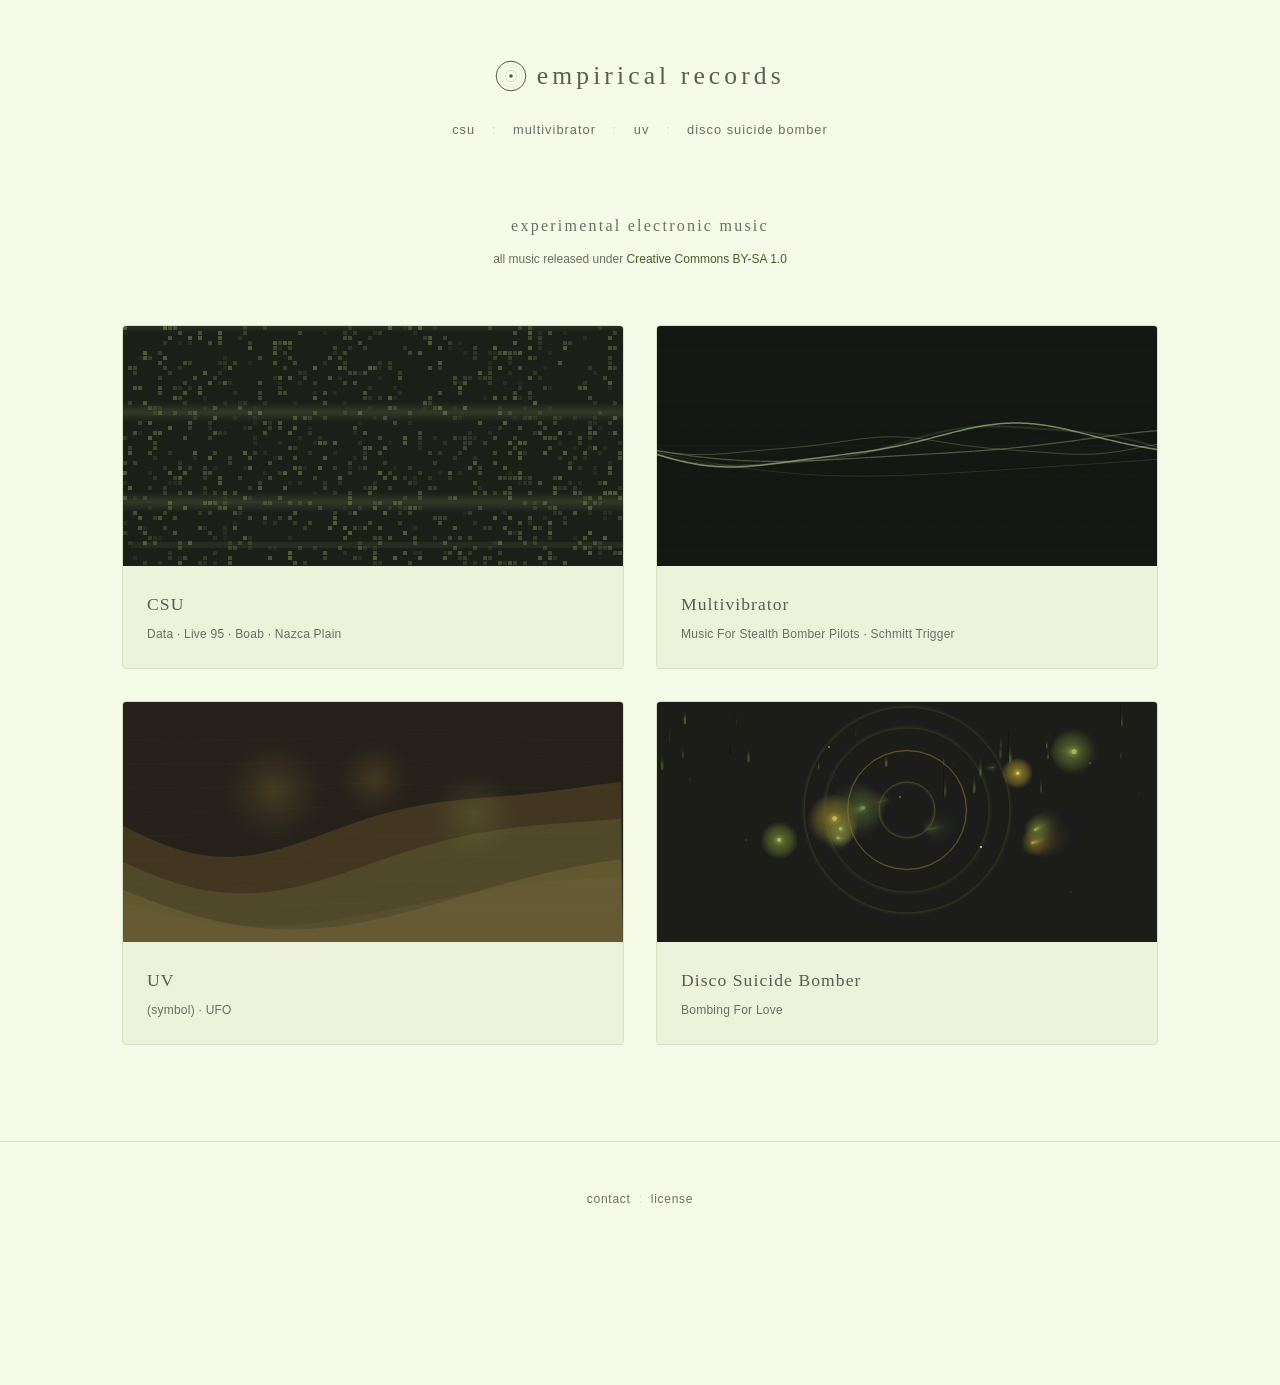
<file: index.html>
<!DOCTYPE html>
<html lang="en">
<head>
    <meta charset="UTF-8">
    <meta name="viewport" content="width=device-width, initial-scale=1.0">
    <title>empirical records | Experimental Electronic Music</title>
    <meta name="description" content="Independent archive of experimental electronic music from CSU, Multivibrator, UV, and Disco Suicide Bomber. All releases are under Creative Commons BY-SA 1.0.">
    <link rel="canonical" href="https://www.empiricalrecords.com/">
    <meta property="og:type" content="website">
    <meta property="og:site_name" content="empirical records">
    <meta property="og:title" content="empirical records">
    <meta property="og:description" content="Independent archive of experimental electronic music from CSU, Multivibrator, UV, and Disco Suicide Bomber.">
    <meta property="og:url" content="https://www.empiricalrecords.com/">
    <meta property="og:image" content="https://www.empiricalrecords.com/images/og/home.jpg">
    <meta property="og:image:width" content="1200">
    <meta property="og:image:height" content="630">
    <meta name="twitter:card" content="summary_large_image">
    <link rel="stylesheet" href="css/style.css?v8">
    <link rel="icon" href="/images/favicon.svg" type="image/svg+xml">
    <link rel="icon" href="/favicon.ico" sizes="48x48">
    <link rel="apple-touch-icon" href="/images/apple-touch-icon.png">
</head>
<body>
    <header>
        <a href="/" class="logo-link">
            <img src="images/vinyl.svg" alt="" class="logo-icon">
            <span class="logo-text">empirical records</span>
        </a>
        <nav id="main-nav" aria-label="Artists">
            <a href="/artist-csu">CSU</a>
            <span class="sep">:</span>
            <a href="/artist-multivibrator">Multivibrator</a>
            <span class="sep">:</span>
            <a href="/artist-uv">UV</a>
            <span class="sep">:</span>
            <a href="/artist-dsb">Disco Suicide Bomber</a>
        </nav>
    </header>

    <main class="home">
        <section class="hero">
            <h1 class="sr-only">empirical records</h1>
            <p class="tagline">experimental electronic music</p>
            <p class="cc-note">all music released under <a href="https://creativecommons.org/licenses/by-sa/1.0/" target="_blank" rel="noopener">Creative Commons BY-SA 1.0</a></p>
        </section>

        <section class="artists-grid">
            <a href="/artist-csu" class="artist-card">
                <div class="artist-card-img" data-artist="csu"></div>
                <div class="artist-card-body">
                    <h2>CSU</h2>
                    <p>Data &middot; Live 95 &middot; Boab &middot; Nazca Plain</p>
                </div>
            </a>
            <a href="/artist-multivibrator" class="artist-card">
                <div class="artist-card-img" data-artist="multivibrator"></div>
                <div class="artist-card-body">
                    <h2>Multivibrator</h2>
                    <p>Music For Stealth Bomber Pilots &middot; Schmitt Trigger</p>
                </div>
            </a>
            <a href="/artist-uv" class="artist-card">
                <div class="artist-card-img" data-artist="uv"></div>
                <div class="artist-card-body">
                    <h2>UV</h2>
                    <p>(symbol) &middot; UFO</p>
                </div>
            </a>
            <a href="/artist-dsb" class="artist-card">
                <div class="artist-card-img" data-artist="dsb"></div>
                <div class="artist-card-body">
                    <h2>Disco Suicide Bomber</h2>
                    <p>Bombing For Love</p>
                </div>
            </a>
        </section>
    </main>

    <div id="player" class="player" aria-hidden="true" inert>
        <div class="player-track" aria-live="polite">
            <span id="player-artist" class="player-artist"></span>
            <span id="player-title" class="player-title"></span>
        </div>
        <div class="player-controls">
            <button id="player-prev" class="player-btn" title="Previous" aria-label="Previous track">&#9664;&#9664;</button>
            <button id="player-play" class="player-btn player-btn-main" title="Play" aria-label="Play" aria-pressed="false">&#9654;</button>
            <button id="player-next" class="player-btn" title="Next" aria-label="Next track">&#9654;&#9654;</button>
        </div>
        <div class="player-progress-wrap" id="player-progress-wrap" tabindex="0" role="slider" aria-label="Seek position" aria-valuemin="0" aria-valuemax="100" aria-valuenow="0">
            <div class="player-progress" id="player-progress"></div>
        </div>
        <div class="player-time">
            <span id="player-current">0:00</span>
            <span id="player-duration">0:00</span>
        </div>
        <div class="player-volume-wrap">
            <input type="range" id="player-volume" min="0" max="1" step="0.01" value="0.8" class="player-volume" aria-label="Volume">
        </div>
    </div>

    <footer>
        <a href="mailto:info@empiricalrecords.com">contact</a>
        <span class="sep">:</span>
        <a href="https://creativecommons.org/licenses/by-sa/1.0/" target="_blank" rel="noopener">license</a>
    </footer>

    <script src="js/sentry-config.js?v1"></script>
    <script src="js/sentry.js?v1" defer></script>
    <script src="js/cards.js?v8"></script>
    <script src="js/player.js?v8"></script>
</body>
</html>
</file>
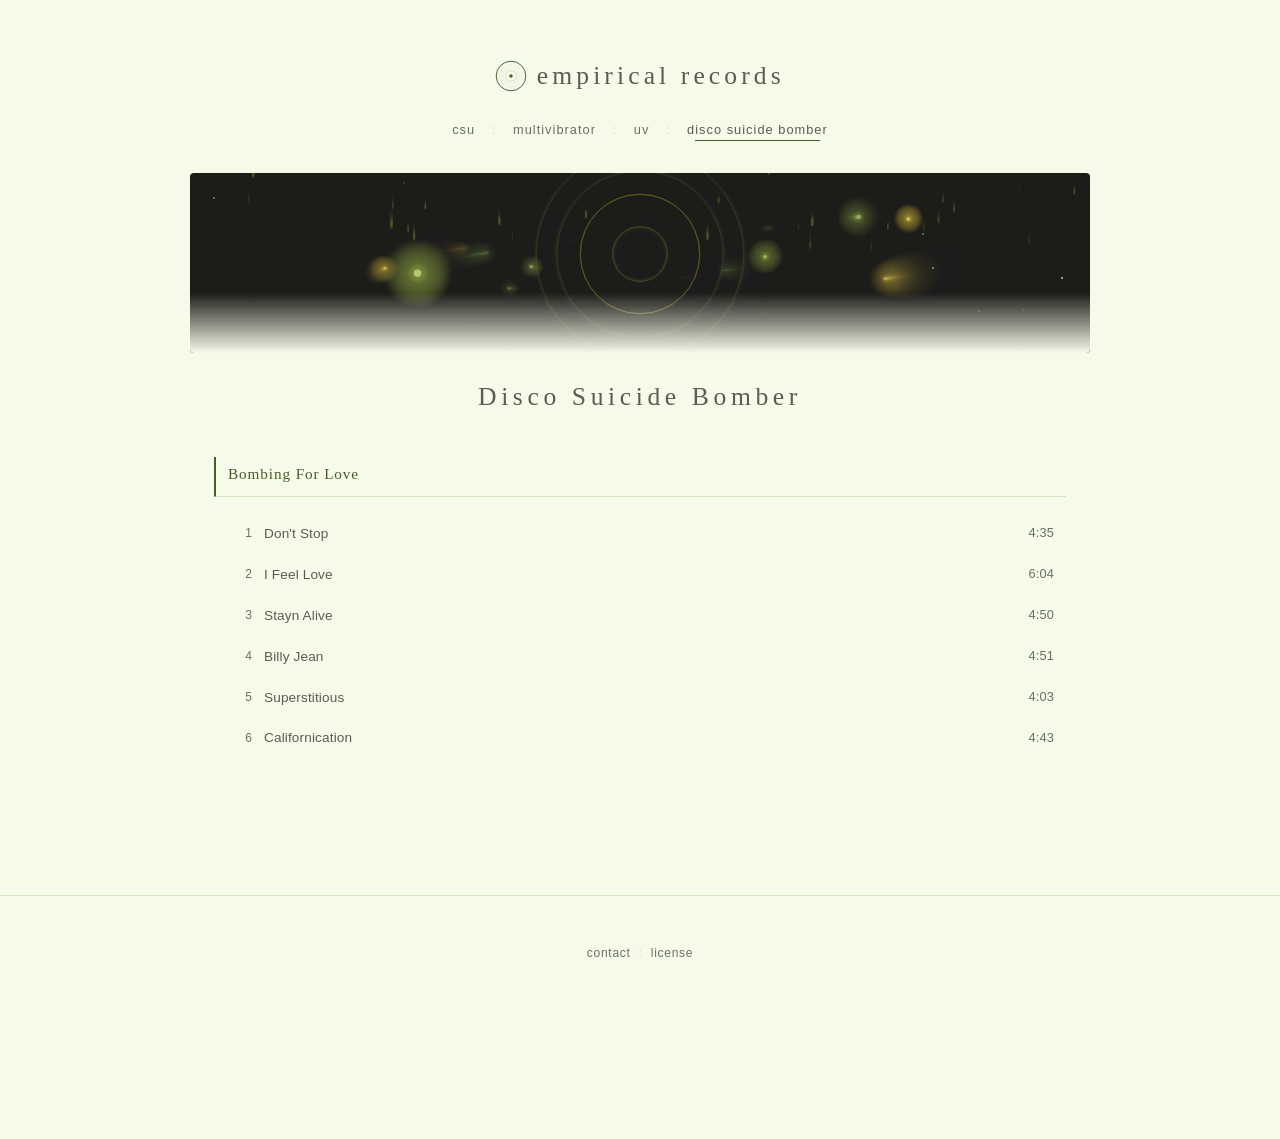
<file: artist-dsb.html>
<!DOCTYPE html>
<html lang="en">
<head>
    <meta charset="UTF-8">
    <meta name="viewport" content="width=device-width, initial-scale=1.0">
    <title>Disco Suicide Bomber | empirical records</title>
    <meta name="description" content="Disco Suicide Bomber releases on empirical records: Bombing For Love. Stream every track from the release archive.">
    <link rel="canonical" href="https://www.empiricalrecords.com/artist-dsb">
    <meta property="og:type" content="music.playlist">
    <meta property="og:site_name" content="empirical records">
    <meta property="og:title" content="Disco Suicide Bomber | empirical records">
    <meta property="og:description" content="Stream Disco Suicide Bomber release Bombing For Love.">
    <meta property="og:url" content="https://www.empiricalrecords.com/artist-dsb">
    <meta property="og:image" content="https://www.empiricalrecords.com/images/og/dsb.jpg">
    <meta property="og:image:width" content="1200">
    <meta property="og:image:height" content="630">
    <meta name="twitter:card" content="summary_large_image">
    <link rel="stylesheet" href="css/style.css?v8">
    <link rel="icon" href="/images/favicon.svg" type="image/svg+xml">
    <link rel="icon" href="/favicon.ico" sizes="48x48">
    <link rel="apple-touch-icon" href="/images/apple-touch-icon.png">
</head>
<body>
    <header>
        <a href="/" class="logo-link">
            <img src="images/vinyl.svg" alt="" class="logo-icon">
            <span class="logo-text">empirical records</span>
        </a>
        <nav id="main-nav" aria-label="Artists">
            <a href="/artist-csu">CSU</a>
            <span class="sep">:</span>
            <a href="/artist-multivibrator">Multivibrator</a>
            <span class="sep">:</span>
            <a href="/artist-uv">UV</a>
            <span class="sep">:</span>
            <a href="/artist-dsb" class="active">Disco Suicide Bomber</a>
        </nav>
    </header>

    <div class="artist-hero" data-artist="dsb"></div>

    <main class="artist-page">
        <div class="artist-header">
            <h1>Disco Suicide Bomber</h1>
        </div>

        <div class="album">
            <h2 class="album-title">Bombing For Love</h2>
            <ol class="track-list">
                <li class="track" data-src="DiscoSuicideBomber/BombingForLove/dontStop.mp3" data-title="Don't Stop" data-artist="Disco Suicide Bomber">
                    <span class="track-number">1</span>
                    <span class="track-name">Don't Stop</span>
                    <span class="track-duration">4:35</span>
                </li>
                <li class="track" data-src="DiscoSuicideBomber/BombingForLove/ifeellove.mp3" data-title="I Feel Love" data-artist="Disco Suicide Bomber">
                    <span class="track-number">2</span>
                    <span class="track-name">I Feel Love</span>
                    <span class="track-duration">6:04</span>
                </li>
                <li class="track" data-src="DiscoSuicideBomber/BombingForLove/staynalive.mp3" data-title="Stayn Alive" data-artist="Disco Suicide Bomber">
                    <span class="track-number">3</span>
                    <span class="track-name">Stayn Alive</span>
                    <span class="track-duration">4:50</span>
                </li>
                <li class="track" data-src="DiscoSuicideBomber/BombingForLove/billyJean.mp3" data-title="Billy Jean" data-artist="Disco Suicide Bomber">
                    <span class="track-number">4</span>
                    <span class="track-name">Billy Jean</span>
                    <span class="track-duration">4:51</span>
                </li>
                <li class="track" data-src="DiscoSuicideBomber/BombingForLove/superstitious.mp3" data-title="Superstitious" data-artist="Disco Suicide Bomber">
                    <span class="track-number">5</span>
                    <span class="track-name">Superstitious</span>
                    <span class="track-duration">4:03</span>
                </li>
                <li class="track" data-src="DiscoSuicideBomber/BombingForLove/californication.mp3" data-title="Californication" data-artist="Disco Suicide Bomber">
                    <span class="track-number">6</span>
                    <span class="track-name">Californication</span>
                    <span class="track-duration">4:43</span>
                </li>
            </ol>
        </div>
    </main>

    <div id="player" class="player" aria-hidden="true" inert>
        <div class="player-track" aria-live="polite">
            <span id="player-artist" class="player-artist"></span>
            <span id="player-title" class="player-title"></span>
        </div>
        <div class="player-controls">
            <button id="player-prev" class="player-btn" title="Previous" aria-label="Previous track">&#9664;&#9664;</button>
            <button id="player-play" class="player-btn player-btn-main" title="Play" aria-label="Play" aria-pressed="false">&#9654;</button>
            <button id="player-next" class="player-btn" title="Next" aria-label="Next track">&#9654;&#9654;</button>
        </div>
        <div class="player-progress-wrap" id="player-progress-wrap" tabindex="0" role="slider" aria-label="Seek position" aria-valuemin="0" aria-valuemax="100" aria-valuenow="0">
            <div class="player-progress" id="player-progress"></div>
        </div>
        <div class="player-time">
            <span id="player-current">0:00</span>
            <span id="player-duration">0:00</span>
        </div>
        <div class="player-volume-wrap">
            <input type="range" id="player-volume" min="0" max="1" step="0.01" value="0.8" class="player-volume" aria-label="Volume">
        </div>
    </div>

    <footer>
        <a href="mailto:info@empiricalrecords.com">contact</a>
        <span class="sep">:</span>
        <a href="https://creativecommons.org/licenses/by-sa/1.0/" target="_blank" rel="noopener">license</a>
    </footer>

    <script src="js/sentry-config.js?v1"></script>
    <script src="js/sentry.js?v1" defer></script>
    <script src="js/cards.js?v8"></script>
    <script src="js/player.js?v8"></script>
</body>
</html>
</file>
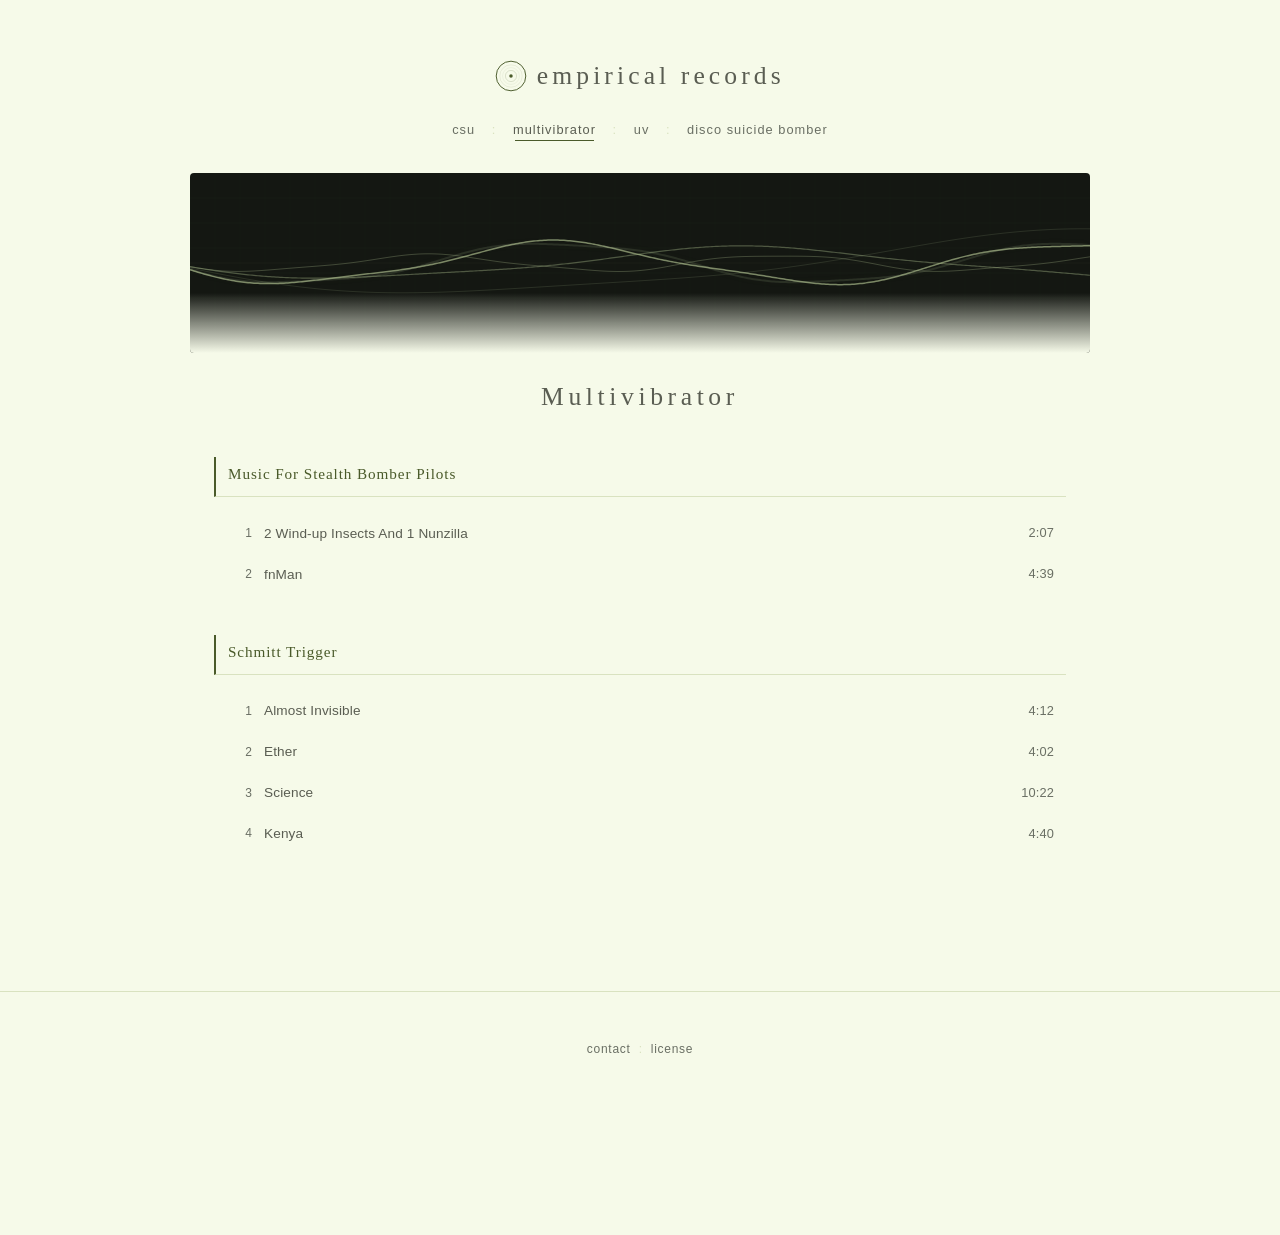
<file: artist-multivibrator.html>
<!DOCTYPE html>
<html lang="en">
<head>
    <meta charset="UTF-8">
    <meta name="viewport" content="width=device-width, initial-scale=1.0">
    <title>Multivibrator | empirical records</title>
    <meta name="description" content="Multivibrator releases on empirical records: Music For Stealth Bomber Pilots and Schmitt Trigger. Stream the full tracks.">
    <link rel="canonical" href="https://www.empiricalrecords.com/artist-multivibrator">
    <meta property="og:type" content="music.playlist">
    <meta property="og:site_name" content="empirical records">
    <meta property="og:title" content="Multivibrator | empirical records">
    <meta property="og:description" content="Stream Multivibrator releases Music For Stealth Bomber Pilots and Schmitt Trigger.">
    <meta property="og:url" content="https://www.empiricalrecords.com/artist-multivibrator">
    <meta property="og:image" content="https://www.empiricalrecords.com/images/og/multivibrator.jpg">
    <meta property="og:image:width" content="1200">
    <meta property="og:image:height" content="630">
    <meta name="twitter:card" content="summary_large_image">
    <link rel="stylesheet" href="css/style.css?v8">
    <link rel="icon" href="/images/favicon.svg" type="image/svg+xml">
    <link rel="icon" href="/favicon.ico" sizes="48x48">
    <link rel="apple-touch-icon" href="/images/apple-touch-icon.png">
</head>
<body>
    <header>
        <a href="/" class="logo-link">
            <img src="images/vinyl.svg" alt="" class="logo-icon">
            <span class="logo-text">empirical records</span>
        </a>
        <nav id="main-nav" aria-label="Artists">
            <a href="/artist-csu">CSU</a>
            <span class="sep">:</span>
            <a href="/artist-multivibrator" class="active">Multivibrator</a>
            <span class="sep">:</span>
            <a href="/artist-uv">UV</a>
            <span class="sep">:</span>
            <a href="/artist-dsb">Disco Suicide Bomber</a>
        </nav>
    </header>

    <div class="artist-hero" data-artist="multivibrator"></div>

    <main class="artist-page">
        <div class="artist-header">
            <h1>Multivibrator</h1>
        </div>

        <div class="album">
            <h2 class="album-title">Music For Stealth Bomber Pilots</h2>
            <ol class="track-list">
                <li class="track" data-src="Multivibrator/musicForStealthBomberPilots/2WindUpInsectsAnd1Nunzilla.mp3" data-title="2 Wind-up Insects And 1 Nunzilla" data-artist="Multivibrator">
                    <span class="track-number">1</span>
                    <span class="track-name">2 Wind-up Insects And 1 Nunzilla</span>
                    <span class="track-duration">2:07</span>
                </li>
                <li class="track" data-src="Multivibrator/musicForStealthBomberPilots/fnMan.mp3" data-title="fnMan" data-artist="Multivibrator">
                    <span class="track-number">2</span>
                    <span class="track-name">fnMan</span>
                    <span class="track-duration">4:39</span>
                </li>
            </ol>
        </div>

        <div class="album">
            <h2 class="album-title">Schmitt Trigger</h2>
            <ol class="track-list">
                <li class="track" data-src="Multivibrator/SchmittTrigger/almostInvisible.mp3" data-title="Almost Invisible" data-artist="Multivibrator">
                    <span class="track-number">1</span>
                    <span class="track-name">Almost Invisible</span>
                    <span class="track-duration">4:12</span>
                </li>
                <li class="track" data-src="Multivibrator/SchmittTrigger/ether.mp3" data-title="Ether" data-artist="Multivibrator">
                    <span class="track-number">2</span>
                    <span class="track-name">Ether</span>
                    <span class="track-duration">4:02</span>
                </li>
                <li class="track" data-src="Multivibrator/SchmittTrigger/science.mp3" data-title="Science" data-artist="Multivibrator">
                    <span class="track-number">3</span>
                    <span class="track-name">Science</span>
                    <span class="track-duration">10:22</span>
                </li>
                <li class="track" data-src="Multivibrator/SchmittTrigger/kenya.mp3" data-title="Kenya" data-artist="Multivibrator">
                    <span class="track-number">4</span>
                    <span class="track-name">Kenya</span>
                    <span class="track-duration">4:40</span>
                </li>
            </ol>
        </div>
    </main>

    <div id="player" class="player" aria-hidden="true" inert>
        <div class="player-track" aria-live="polite">
            <span id="player-artist" class="player-artist"></span>
            <span id="player-title" class="player-title"></span>
        </div>
        <div class="player-controls">
            <button id="player-prev" class="player-btn" title="Previous" aria-label="Previous track">&#9664;&#9664;</button>
            <button id="player-play" class="player-btn player-btn-main" title="Play" aria-label="Play" aria-pressed="false">&#9654;</button>
            <button id="player-next" class="player-btn" title="Next" aria-label="Next track">&#9654;&#9654;</button>
        </div>
        <div class="player-progress-wrap" id="player-progress-wrap" tabindex="0" role="slider" aria-label="Seek position" aria-valuemin="0" aria-valuemax="100" aria-valuenow="0">
            <div class="player-progress" id="player-progress"></div>
        </div>
        <div class="player-time">
            <span id="player-current">0:00</span>
            <span id="player-duration">0:00</span>
        </div>
        <div class="player-volume-wrap">
            <input type="range" id="player-volume" min="0" max="1" step="0.01" value="0.8" class="player-volume" aria-label="Volume">
        </div>
    </div>

    <footer>
        <a href="mailto:info@empiricalrecords.com">contact</a>
        <span class="sep">:</span>
        <a href="https://creativecommons.org/licenses/by-sa/1.0/" target="_blank" rel="noopener">license</a>
    </footer>

    <script src="js/sentry-config.js?v1"></script>
    <script src="js/sentry.js?v1" defer></script>
    <script src="js/cards.js?v8"></script>
    <script src="js/player.js?v8"></script>
</body>
</html>
</file>
<file: css/style.css>
/* === Reset & Base === */
*, *::before, *::after { box-sizing: border-box; margin: 0; padding: 0; }

:root {
    --bg: #F6FAE9;
    --bg-card: #EDF2DA;
    --bg-dark: #3A3D32;
    --text: #5A5D52;
    --text-muted: #6A6F64;
    --accent: #4A5A2A;
    --accent-light: #6B7B4A;
    --border: #D9E2C0;
    --player-bg: #3A3D32;
    --player-text: #D9E2C0;
    --player-accent: #A8B88A;
}

html { font-size: 16px; scroll-behavior: smooth; }

body {
    font-family: -apple-system, BlinkMacSystemFont, 'Segoe UI', Roboto, sans-serif;
    color: var(--text);
    background-color: var(--bg);
    line-height: 1.6;
    min-height: 100vh;
    padding-bottom: 80px;
}

a { color: var(--accent); text-decoration: none; transition: color 0.2s; }
a:hover { color: var(--text); }

/* === Header === */
header {
    text-align: center;
    padding: 3.5rem 1rem 2rem;
}

.logo-link {
    display: inline-flex;
    align-items: center;
    gap: 0.6rem;
    color: var(--text);
    transition: transform 0.3s ease, filter 0.3s ease;
}
.logo-link:hover {
    color: var(--accent);
    transform: scale(1.02);
    filter: drop-shadow(0 2px 8px rgba(74, 90, 42, 0.15));
}

.logo-icon {
    height: 32px;
    width: 32px;
}

.logo-text {
    font-family: Georgia, 'Times New Roman', serif;
    font-size: 1.6rem;
    font-weight: normal;
    letter-spacing: 0.16em;
    color: var(--text);
}

nav#main-nav {
    margin-top: 1.25rem;
    font-size: 0.8rem;
    letter-spacing: 0.08em;
    text-transform: lowercase;
}

nav#main-nav a {
    color: var(--text-muted);
    padding: 0.25rem 0.5rem;
    transition: color 0.2s;
    position: relative;
}
nav#main-nav a::after {
    content: '';
    position: absolute;
    bottom: 0;
    left: 50%;
    width: 0;
    height: 1px;
    background: var(--accent);
    transition: width 0.25s ease, left 0.25s ease;
}
nav#main-nav a:hover::after {
    width: 80%;
    left: 10%;
}
nav#main-nav a:hover,
nav#main-nav a.active { color: var(--text); }
nav#main-nav a.active::after {
    width: 80%;
    left: 10%;
}

.sep { color: var(--border); margin: 0 0.25rem; }

/* === Home Hero === */
.home .hero {
    text-align: center;
    padding: 2.5rem 1rem 3.5rem;
}

.tagline {
    font-family: Georgia, 'Times New Roman', serif;
    font-size: 1rem;
    color: var(--text-muted);
    letter-spacing: 0.14em;
    margin-bottom: 0.75rem;
}

.sr-only {
    position: absolute;
    width: 1px;
    height: 1px;
    padding: 0;
    margin: -1px;
    overflow: hidden;
    clip: rect(0, 0, 0, 0);
    white-space: nowrap;
    border: 0;
}

.cc-note {
    font-size: 0.75rem;
    color: var(--text-muted);
}

/* === Artists Grid === */
.artists-grid {
    display: grid;
    grid-template-columns: repeat(2, 1fr);
    gap: 2rem;
    max-width: 1100px;
    margin: 0 auto;
    padding: 0 2rem 3rem;
}

.artist-card {
    display: block;
    background: var(--bg-card);
    border: 1px solid var(--border);
    border-radius: 4px;
    overflow: hidden;
    transition: transform 0.3s ease, box-shadow 0.3s ease;
    color: var(--text);
}
.artist-card:hover {
    transform: translateY(-2px);
    box-shadow: 0 12px 40px rgba(0,0,0,0.08);
    color: var(--text);
}

.artist-card-img {
    height: 240px;
    background-size: cover;
    background-position: center;
    position: relative;
    overflow: hidden;
}

.artist-card-body {
    padding: 1.5rem;
}

.artist-card h2 {
    font-family: Georgia, 'Times New Roman', serif;
    font-size: 1.1rem;
    font-weight: normal;
    letter-spacing: 0.06em;
    margin-bottom: 0.4rem;
}

.artist-card p {
    font-size: 0.75rem;
    color: var(--text-muted);
    letter-spacing: 0.02em;
}

/* === Artist Page === */
.artist-page {
    max-width: 900px;
    margin: 0 auto;
    padding: 0 1.5rem 3rem;
}

.artist-hero {
    position: relative;
    height: 180px;
    max-width: 900px;
    margin: 0 auto;
    overflow: hidden;
    border-radius: 4px;
}

.artist-hero canvas {
    width: 100%;
    height: 100%;
    display: block;
}

/* Fade bottom edge of hero into page background */
.artist-hero::after {
    content: '';
    position: absolute;
    bottom: 0;
    left: 0;
    right: 0;
    height: 60px;
    background: linear-gradient(to bottom, transparent, var(--bg));
    pointer-events: none;
}

.artist-header {
    text-align: center;
    padding: 1.5rem 0 2.5rem;
}

.artist-header h1 {
    font-family: Georgia, 'Times New Roman', serif;
    font-size: 1.6rem;
    font-weight: normal;
    letter-spacing: 0.18em;
}

/* === Album === */
.album {
    margin-bottom: 2.5rem;
}

.album-title {
    font-family: Georgia, 'Times New Roman', serif;
    font-size: 0.95rem;
    font-weight: normal;
    letter-spacing: 0.06em;
    color: var(--accent);
    border-bottom: 1px solid var(--border);
    border-left: 2px solid var(--accent);
    padding: 0.3rem 0 0.6rem 0.75rem;
    margin-bottom: 1rem;
}

/* === Track List === */
.track-list {
    list-style: none;
}

.track {
    display: flex;
    align-items: center;
    padding: 0.6rem 0.75rem;
    border-radius: 3px;
    cursor: pointer;
    transition: background-color 0.15s, border-color 0.15s;
    font-size: 0.85rem;
    gap: 0.75rem;
    border-left: 2px solid transparent;
    letter-spacing: 0.01em;
}

.track:hover {
    background-color: var(--bg-card);
    border-left-color: var(--accent-light);
}

.track:focus-visible {
    outline: 2px solid var(--accent-light);
    outline-offset: 2px;
    background-color: var(--bg-card);
}

.track.playing {
    background-color: var(--bg-card);
    color: var(--accent);
    border-left-color: var(--accent);
}

/* Animated equalizer bars for playing track */
.track.playing .track-number {
    display: flex;
    align-items: flex-end;
    justify-content: center;
    gap: 1px;
    height: 14px;
}
.track.playing .track-number span { display: none; }
.track.playing .track-number::before,
.track.playing .track-number::after {
    content: '';
    width: 2px;
    background: var(--accent);
    border-radius: 1px;
    animation: eq-bar 0.8s ease-in-out infinite alternate;
}
.track.playing .track-number::before {
    height: 10px;
    animation-delay: 0s;
}
.track.playing .track-number::after {
    height: 6px;
    animation-delay: 0.3s;
}

@keyframes eq-bar {
    0% { height: 3px; }
    100% { height: 12px; }
}

.track-number {
    color: var(--text-muted);
    font-size: 0.75rem;
    min-width: 1.5rem;
    text-align: right;
}

.track-name {
    flex: 1;
}

.track-duration {
    color: var(--text-muted);
    font-size: 0.8rem;
    font-variant-numeric: tabular-nums;
}

/* === Image Gallery === */
.gallery-section {
    margin-top: 3rem;
}

.gallery-section h2 {
    font-family: Georgia, 'Times New Roman', serif;
    font-size: 0.95rem;
    font-weight: normal;
    letter-spacing: 0.06em;
    color: var(--accent);
    border-bottom: 1px solid var(--border);
    padding-bottom: 0.6rem;
    margin-bottom: 1.25rem;
}

.gallery {
    display: grid;
    grid-template-columns: repeat(auto-fill, minmax(150px, 1fr));
    gap: 0.75rem;
}

.gallery img {
    width: 100%;
    height: 150px;
    object-fit: cover;
    border-radius: 3px;
    cursor: pointer;
    transition: transform 0.3s ease, box-shadow 0.3s ease, opacity 0.3s ease;
}

.gallery img:hover {
    transform: scale(1.02);
    box-shadow: 0 6px 24px rgba(0,0,0,0.12);
    opacity: 0.92;
}

.gallery img:focus-visible {
    outline: 2px solid var(--accent-light);
    outline-offset: 2px;
    transform: scale(1.02);
}

/* === Lightbox === */
.lightbox {
    position: fixed;
    inset: 0;
    background: rgba(0,0,0,0.9);
    z-index: 1000;
    display: flex;
    align-items: center;
    justify-content: center;
    cursor: pointer;
    opacity: 0;
    visibility: hidden;
    transition: opacity 0.3s ease, visibility 0.3s ease;
}

.lightbox.active {
    opacity: 1;
    visibility: visible;
}

.lightbox img {
    max-width: 90vw;
    max-height: 90vh;
    object-fit: contain;
    border-radius: 4px;
    transform: scale(0.95);
    transition: transform 0.3s ease;
}

.lightbox.active img {
    transform: scale(1);
}

.lightbox-close {
    position: absolute;
    top: 1rem;
    right: 1.5rem;
    color: white;
    font-size: 2rem;
    cursor: pointer;
    background: none;
    border: none;
    line-height: 1;
}

/* === Player === */
.player {
    position: fixed;
    bottom: 0;
    left: 0;
    right: 0;
    background: var(--player-bg);
    color: var(--player-text);
    display: flex;
    align-items: center;
    gap: 1rem;
    padding: 0.75rem 1.5rem;
    z-index: 900;
    box-shadow: 0 -2px 10px rgba(0,0,0,0.15);
    transform: translateY(100%);
    transition: transform 0.3s ease;
    visibility: hidden;
    pointer-events: none;
}

.player.visible {
    transform: translateY(0);
    visibility: visible;
    pointer-events: auto;
}

.player-track {
    min-width: 0;
    flex: 0 1 200px;
    overflow: hidden;
}

.player-artist {
    display: block;
    font-size: 0.7rem;
    color: var(--player-accent);
    white-space: nowrap;
    overflow: hidden;
    text-overflow: ellipsis;
}

.player-title {
    display: block;
    font-size: 0.85rem;
    white-space: nowrap;
    overflow: hidden;
    text-overflow: ellipsis;
}

.player-controls {
    display: flex;
    align-items: center;
    gap: 0.25rem;
}

.player-btn {
    background: none;
    border: none;
    color: var(--player-text);
    font-size: 0.75rem;
    cursor: pointer;
    padding: 0.4rem;
    border-radius: 50%;
    width: 32px;
    height: 32px;
    display: flex;
    align-items: center;
    justify-content: center;
    transition: background 0.15s;
}
.player-btn:hover { background: rgba(255,255,255,0.1); }
.player-btn:focus-visible {
    outline: 2px solid var(--player-accent);
    outline-offset: 2px;
}

.player-btn-main {
    font-size: 1rem;
    width: 40px;
    height: 40px;
    background: rgba(255,255,255,0.1);
}
.player-btn-main:hover { background: rgba(255,255,255,0.2); }

.player-progress-wrap {
    flex: 1;
    height: 4px;
    background: rgba(255,255,255,0.15);
    border-radius: 2px;
    cursor: pointer;
    position: relative;
}

.player-progress-wrap:focus-visible {
    outline: 2px solid var(--player-accent);
    outline-offset: 3px;
}

.player-progress {
    height: 100%;
    background: var(--player-accent);
    border-radius: 2px;
    width: 0%;
    transition: width 0.1s linear;
}

.player-time {
    display: flex;
    gap: 0.5rem;
    font-size: 0.7rem;
    color: var(--player-accent);
    font-variant-numeric: tabular-nums;
    min-width: 80px;
    justify-content: center;
}

.player-volume-wrap {
    width: 80px;
}

.player-volume {
    -webkit-appearance: none;
    appearance: none;
    width: 100%;
    height: 4px;
    background: rgba(255,255,255,0.15);
    border-radius: 2px;
    outline: none;
}

.player-volume::-webkit-slider-thumb {
    -webkit-appearance: none;
    width: 12px;
    height: 12px;
    background: var(--player-accent);
    border-radius: 50%;
    cursor: pointer;
}

.player-volume::-moz-range-thumb {
    width: 12px;
    height: 12px;
    background: var(--player-accent);
    border-radius: 50%;
    cursor: pointer;
    border: none;
}

.player-volume:focus-visible {
    outline: 2px solid var(--player-accent);
    outline-offset: 3px;
}

/* === Footer === */
footer {
    text-align: center;
    padding: 3rem 1rem 6rem;
    font-size: 0.75rem;
    letter-spacing: 0.06em;
    color: var(--text-muted);
    border-top: 1px solid var(--border);
    margin-top: 3rem;
}

footer a { color: var(--text-muted); }
footer a:hover { color: var(--text); }

a:focus-visible {
    outline: 2px solid var(--accent-light);
    outline-offset: 2px;
}

/* === Responsive === */
@media (max-width: 768px) {
    header { padding: 2.5rem 1rem 1.5rem; }
    .logo-icon { height: 26px; width: 26px; }
    .logo-text { font-size: 1.3rem; }
    .home .hero { padding: 2rem 1rem 2.5rem; }
    .artists-grid { grid-template-columns: 1fr; gap: 1.5rem; padding: 0 1rem 2rem; }
    .artist-card-img { height: 200px; }
    .artist-hero { height: 140px; }
    .artist-header { padding: 1rem 0 2rem; }
    .player { gap: 0.5rem; padding: 0.5rem 0.75rem; flex-wrap: wrap; }
    .player-track { flex: 1 1 100%; order: -1; }
    .player-volume-wrap { display: none; }
    .player-time { min-width: 60px; font-size: 0.65rem; }
    .gallery { grid-template-columns: repeat(auto-fill, minmax(120px, 1fr)); }
}

@media (max-width: 480px) {
    header { padding: 2rem 1rem 1.25rem; }
    .logo-icon { height: 22px; width: 22px; }
    .logo-text { font-size: 1.1rem; }
    nav#main-nav { font-size: 0.8rem; }
    .tagline { font-size: 1.05rem; }
    .cc-note { font-size: 0.8rem; }
    nav#main-nav .sep { display: none; }
    nav#main-nav { display: flex; justify-content: center; flex-wrap: wrap; gap: 0.15rem 0.75rem; }
    nav#main-nav a { white-space: nowrap; }
    .artist-card-img { height: 180px; }
    .artist-header h1 { font-size: 1.3rem; }
}
</file>
